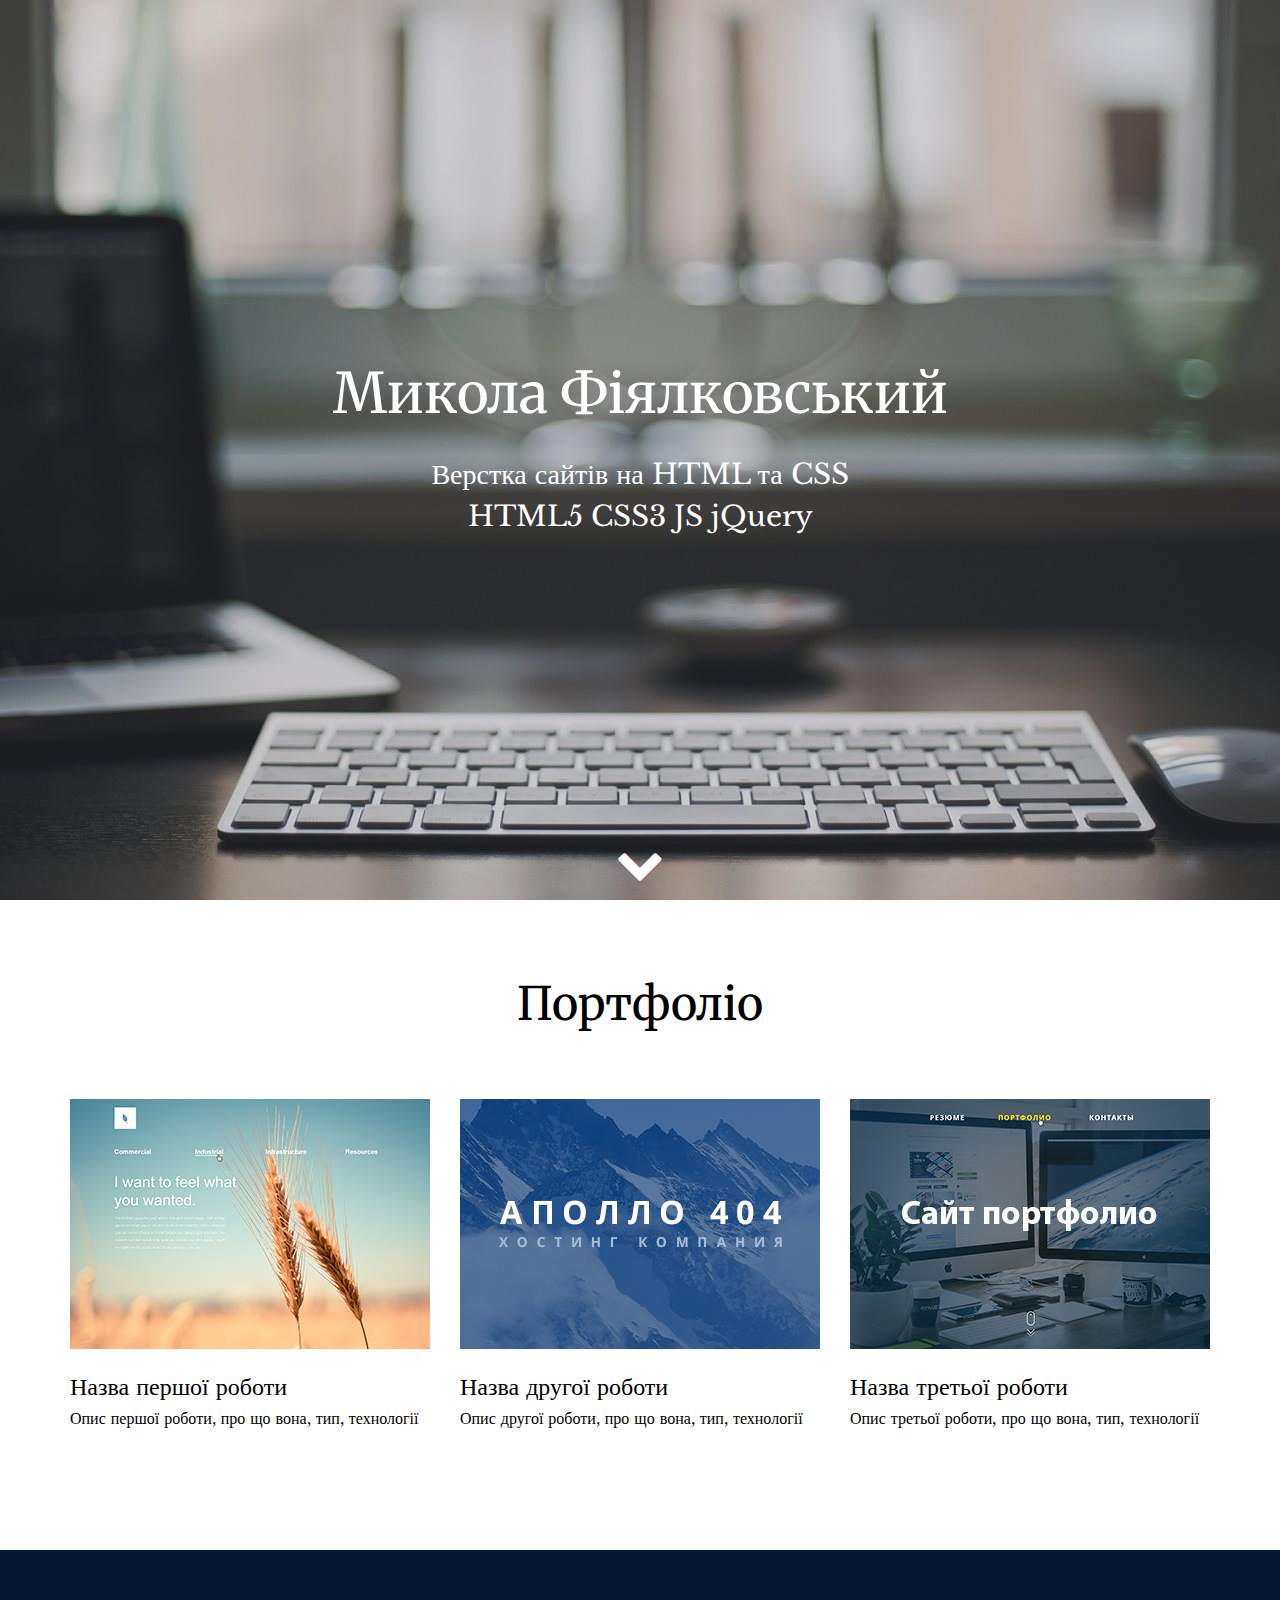
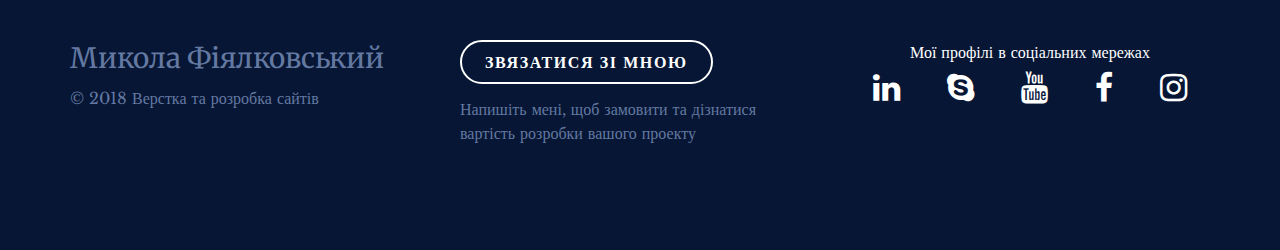
<file: index.html>
<!DOCTYPE html>
<html lang="en">
	<head>
		<meta charset="UTF-8">
		<title>Мій сайт портфоліо</title>
		<!-- Відображати сторінку в масштабі 100% -->
		<meta name="viewport" content="width=device-width, initial-scale=1">
		<!-- Нормалізація стилів -->
		<link rel="stylesheet" href="css/normalize.css">
		<!-- Підключення власних стилів -->
		<link rel="stylesheet" href="css/main.css">
		<!-- Підключння веб шрифтів -->
		<link href="https://fonts.googleapis.com/css?family=Merriweather:400,700" rel="stylesheet">
		<link href="https://fonts.googleapis.com/css?family=Libre+Baskerville:400,700" rel="stylesheet">
		<link rel="stylesheet" href="https://maxcdn.bootstrapcdn.com/font-awesome/4.7.0/css/font-awesome.min.css">
		
		<!-- Підключення іконки -->
		<link rel="shortcut icon" type="image/x-icon" href="img/favicon/favicon-16x16.png">
	</head>
	<body>
		<!-- ...................................................
		HEADER
		.................................................... -->
		<header>
			<div class="headerTitle">Микола Фіялковський</div>
			<div class="headerText">Верстка сайтів на HTML та CSS <br> HTML5 CSS3 JS jQuery</div>
			<div class="headerArrow">
				<a href="#mainSection">
					<i class="fa fa-chevron-down"></i>
				</a>
			</div>
		</header>
		<!-- ...................................................
		PORTFOLIO
		.................................................... -->
		<main>
			<div id="mainSection" class="section portfolio">
				<div class="porfolioTitle">
					Портфоліо
				</div>
				<div class="row">
					<!-- Робота в портфоліо -->
					<div class="col-4">
						<div class="portfolio-Item">
							<div class="portfolio-Item-Img">
								<img src="img/portfolio/project_organica.jpg" alt="Робота в розробці, покищо не доступна">
							</div>
							<div class="portfolio-Item-Title">
								<a href="#" title="Посилання покищо недоступне, оскільки проекти ще не дороблені">Назва першої роботи</a>
							</div>
							<div class="portfolio-Item-Text">
								<p>Опис першої роботи, про що вона, тип, технології</p>
							</div>
						</div>
					</div>
					<!-- // Робота в портфоліо -->
					<!-- Робота в портфоліо -->
					<div class="col-4">
						<div class="portfolio-Item">
							<div class="portfolio-Item-Img">
								<img src="img/portfolio/project_apollo.jpg" alt="Робота в розробці, покищо не доступна">
							</div>
							<div class="portfolio-Item-Title">
								<a href="#" title="Посилання покищо недоступне, оскільки проекти ще не дороблені">Назва другої роботи</a>
							</div>
							<div class="portfolio-Item-Text">
								<p>Опис другої роботи, про що вона, тип, технології</p>
							</div>
						</div>
					</div>
					<!-- // Робота в портфоліо -->
					<!-- Робота в портфоліо -->
					<div class="col-4">
						<div class="portfolio-Item">
							<div class="portfolio-Item-Img">
								<img src="img/portfolio/project_portfolio.jpg" alt="Робота в розробці, покищо не доступна">
							</div>
							<div class="portfolio-Item-Title">
								<a href="#" title="Посилання покищо недоступне, оскільки проекти ще не дороблені">Назва третьої роботи</a>
							</div>
							<div class="portfolio-Item-Text">
								<p>Опис третьої роботи, про що вона, тип, технології</p>
							</div>
						</div>
					</div>
					<!-- // Робота в портфоліо -->
				</div>
			</div>
		</main>
		<!-- ...................................................
		FOOTER
		.................................................... -->
		<footer>
			<div class="section">
				<div class="row">
					<div class="col-4">
						<p class="footerName">Микола Фіялковський</p>
						<p>© 2018 Верстка та розробка сайтів</p>
						
					</div>
					<div class="col-4">
						<div>
							<a href="mailto:vibenstofen@gmail.com?subject=Питання через сайт портфоліо" class="button" target="_blank">Звязатися зі мною</a>
						</div>
						<p class="visible">Напишіть мені, щоб замовити та дізнатися<br> вартість розробки вашого проекту</p>
					</div>
					<div class="col-4">
						<div class="footerSocial">
							Мої профілі в соціальних мережах
						</div>
						<div class="footerSocialIcons">
							<a href="https://www.linkedin.com/in/mykola-fiyalkovskyy-35576b153/" target="_blank" title="Профіль в linkedin">
								<i class="fa fa-linkedin"></i>
							</a>
							<a href="skype:vibenstofen?chat" target="_blank">
								<i class="fa fa-skype"></i>
							</a>
							<a href="https://www.youtube.com/channel/UCI_rnH_6fOlwaB1-kSl7MEw?view_as=subscriber" target="_blank">
								<i class="fa fa-youtube"></i>
							</a>
							<a href="https://www.facebook.com/profile.php?id=100010225539374" target="_blank" title="Профіль в Facebook">
								<i class="fa fa-facebook"></i>
							</a>
							<a href="https://www.instagram.com/nickyfiyalka/" target="_blank" title="Профіль в Instagram">
								<i class="fa fa-instagram"></i>
							</a>
						</div>
					</div>
				</div>
			</div>
		</footer>
		<!-- <script src="js/script.js" ></script> -->
	</body>
</html>
<!--
Вирішити питання зі стрілкою
Забрати float  та перейти на flexbox
Добавити атрибут box-sizing та вирівняти іконки
Добавити кращу адаптивінсть
-->
</file>
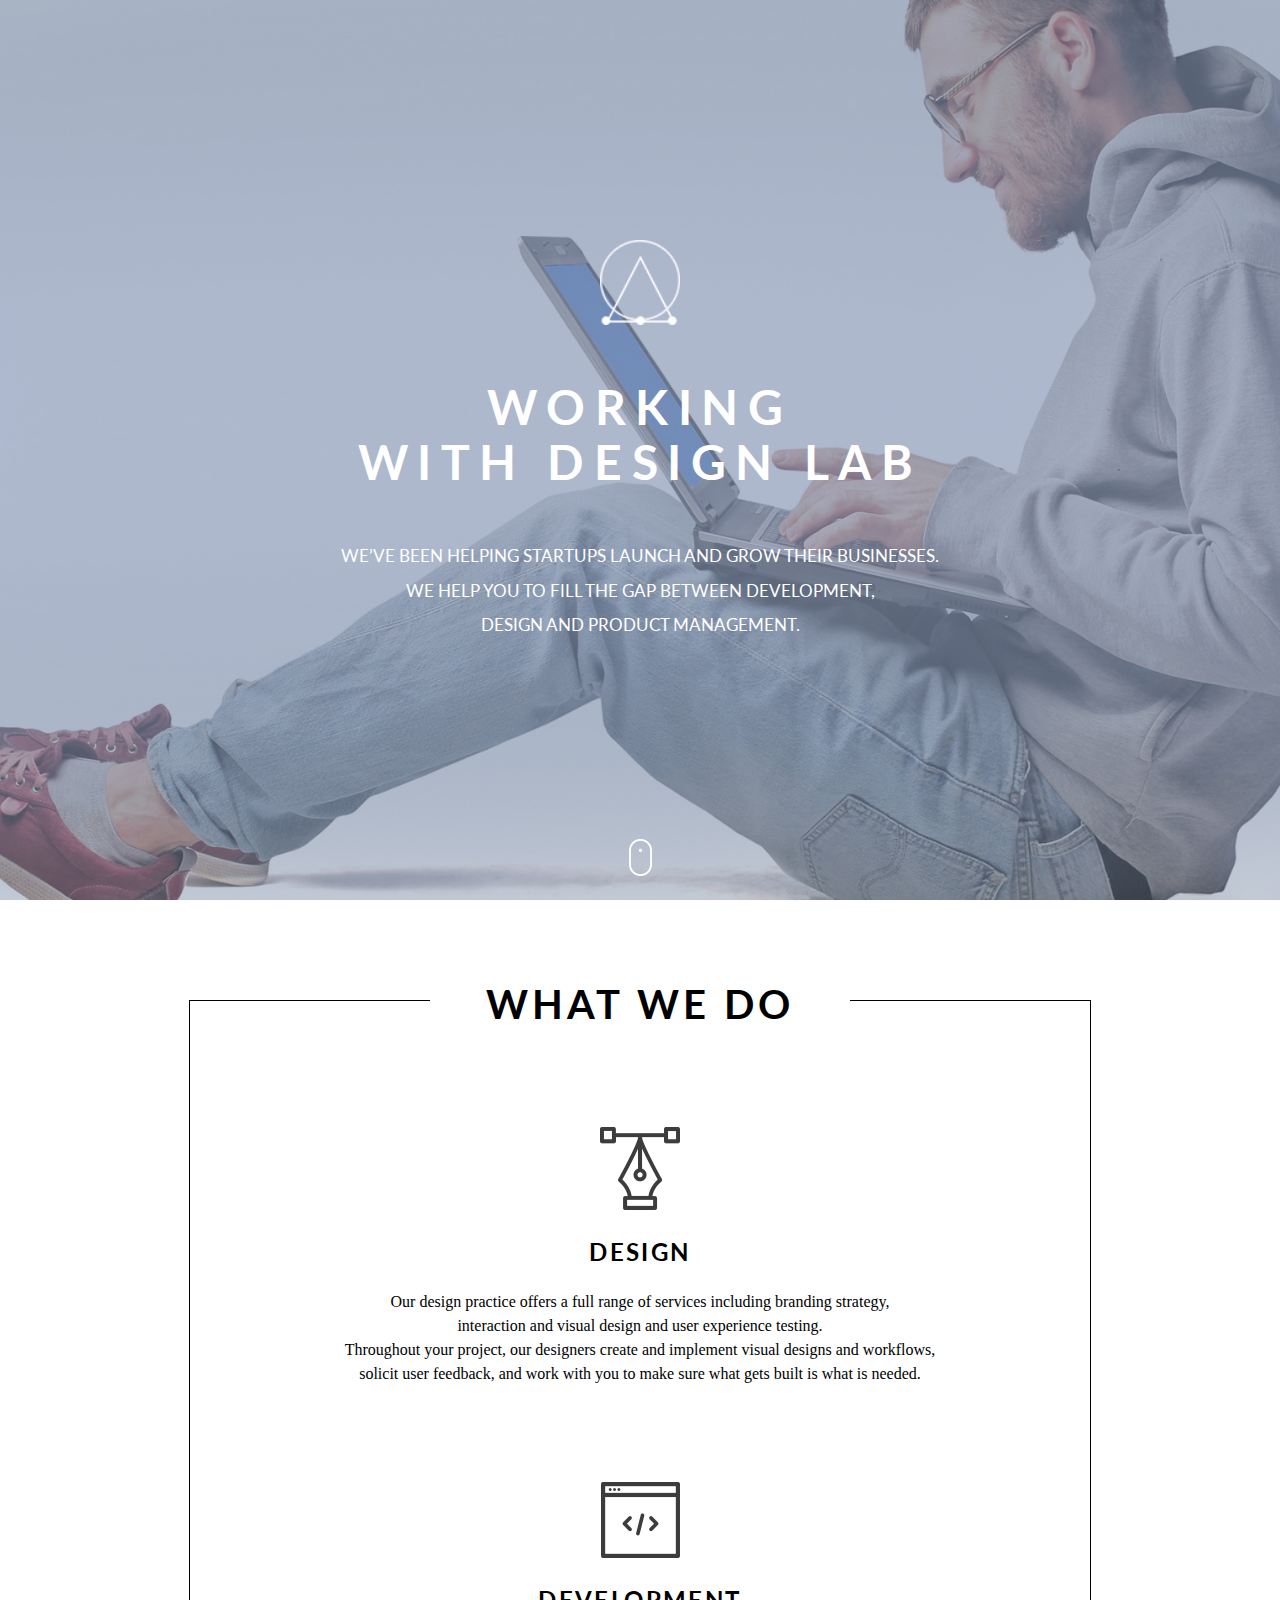
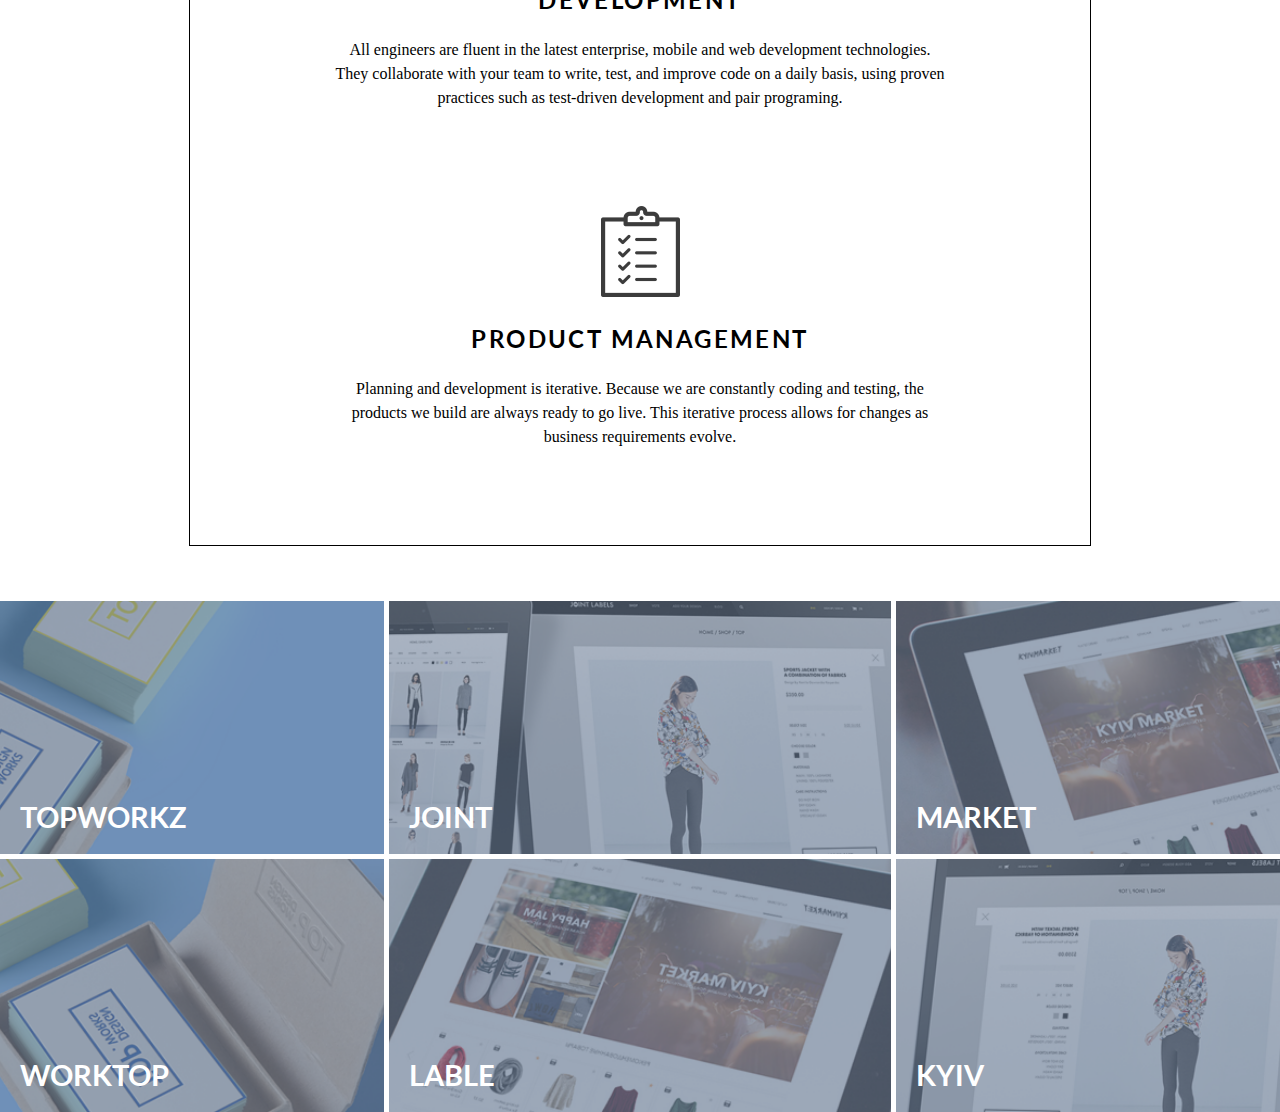
<file: designlab/index.html>
<!DOCTYPE html>
<html lang="en">

<head>
      <meta charset="UTF-8">
      <meta name="viewport" content="width=device-width, initial-scale=1.0">
      <meta http-equiv="X-UA-Compatible" content="ie=edge">
      <title>Working with design lab</title>
      <link rel="stylesheet" href="CSS/normalize.css">
      <link rel="stylesheet" href="CSS/style.css">
      <link href="https://fonts.googleapis.com/css?family=Lato:300,400,700" rel="stylesheet">
</head>

<body>
      <div class="wrapper">
            <header>

                  <div class="logoAndText">
                        <div class="logo">
                              <img src="IMG/Ellipse.png" alt="logo">
                        </div>
                        <div class="headerTitle">
                              <h1>working
                                    <br>with design lab</h1>
                        </div>
                        <div class="headerText">
                              <p>We’ve been helping startups launch and grow their businesses. We help you to fill the gap between
                                    development,
                                    <br> design and product management.</p>
                        </div>
                  </div>

                  <div id="menu" class="headerArrow">
                        <a href="#whatWeDo">
                              <img src="IMG/link.png" alt="link to main">
                        </a>
                  </div>
            </header>
            <main id="whatWeDo">
                  <div class="mainContent">
                        <h2>what we do</h2>
                        <div class="contentDesign">
                              <img src="IMG/imgMainDesign.png" alt="img for design block">
                              <h3>design</h3>
                              <p>Our design practice offers a full range of services including branding strategy,
                                    <br> interaction and visual design and user experience testing.
                                    <br> Throughout your project, our designers create and implement visual designs and workflows,
                                    solicit user feedback, and work with you to make sure what gets built is what is needed.
                              </p>
                        </div>
                        <div class="contentDevelopment">
                              <img src="IMG/imgMainDevelopment.png" alt="img for development block">
                              <h3>development</h3>
                              <p>All engineers are fluent in the latest enterprise, mobile and web development technologies.
                                    They collaborate with your team to write, test, and improve code on a daily basis, using
                                    proven practices such as test-driven development and pair programing.</p>
                        </div>
                        <div class="contentManagement">
                              <img src="IMG/imgMainManagement.png" alt="img for management block">
                              <h3>product management</h3>
                              <p>Planning and development is iterative. Because we are constantly coding and testing, the products
                                    we build are always ready to go live. This iterative process allows for changes as business
                                    requirements evolve.
                              </p>
                        </div>
                  </div>

            </main>
            <footer>
                  <div class="footerTopworkz">
                        <h3>topworkz</h3>
                  </div>
                  <div class="footerJoint">
                        <h3>joint</h3>
                  </div>
                  <div class="footerMarket">
                        <h3>market</h3>
                  </div>
                  <div class="footerWorktop">
                        <h3>worktop</h3>
                  </div>
                  <div class="footerLable">
                        <h3>lable</h3>
                  </div>
                  <div class="footerKyiv">
                        <h3>kyiv</h3>
                  </div>
            </footer>
      </div>
</body>

</html>
</file>
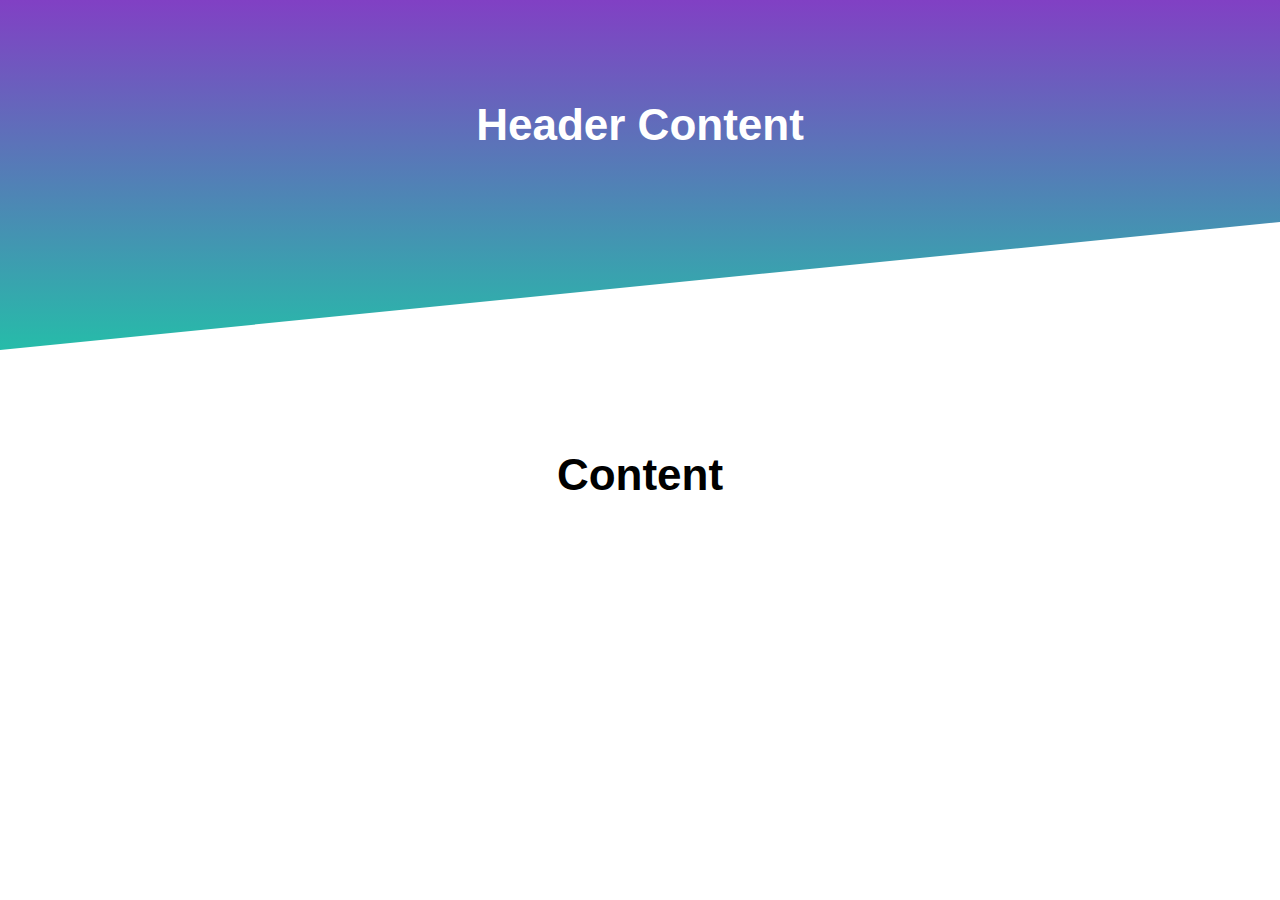
<file: musicfestival/index.html>
<!DOCTYPE html>
<html lang="en">
	<head>
		<meta charset="UTF-8">
		<title>Document</title>
		<meta name="theme-color" content="#4285f4">
		


<style>
* {
	margin: 0;
	padding: 0;
}

body {
	font-family: 'Lato', sans-serif;
}

h1 {
	padding: 100px 0;
	font-size: 44px;
	text-align: center;
}

header {
	position: relative;
	height: 350px;
	background-image: linear-gradient(#8140c4, #26bca9);
}
header	h1 {
		color: white;
	}

	svg {
		position: absolute;
		bottom: 0;
		width: 100%;
		height: 10vw;
	}

		</style>
	</head>
	<body>
		<header>
			<h1>Header Content</h1>
			<svg xmlns="http://www.w3.org/2000/svg" viewBox="0 0 100 100" preserveAspectRatio="none">
				<polygon fill="white" points="0,100 100,0 100,100"/>
				</svg>
			</header>
			<section>
				<h1>Content</h1>
			</section>
		</body>
	</html>
</file>
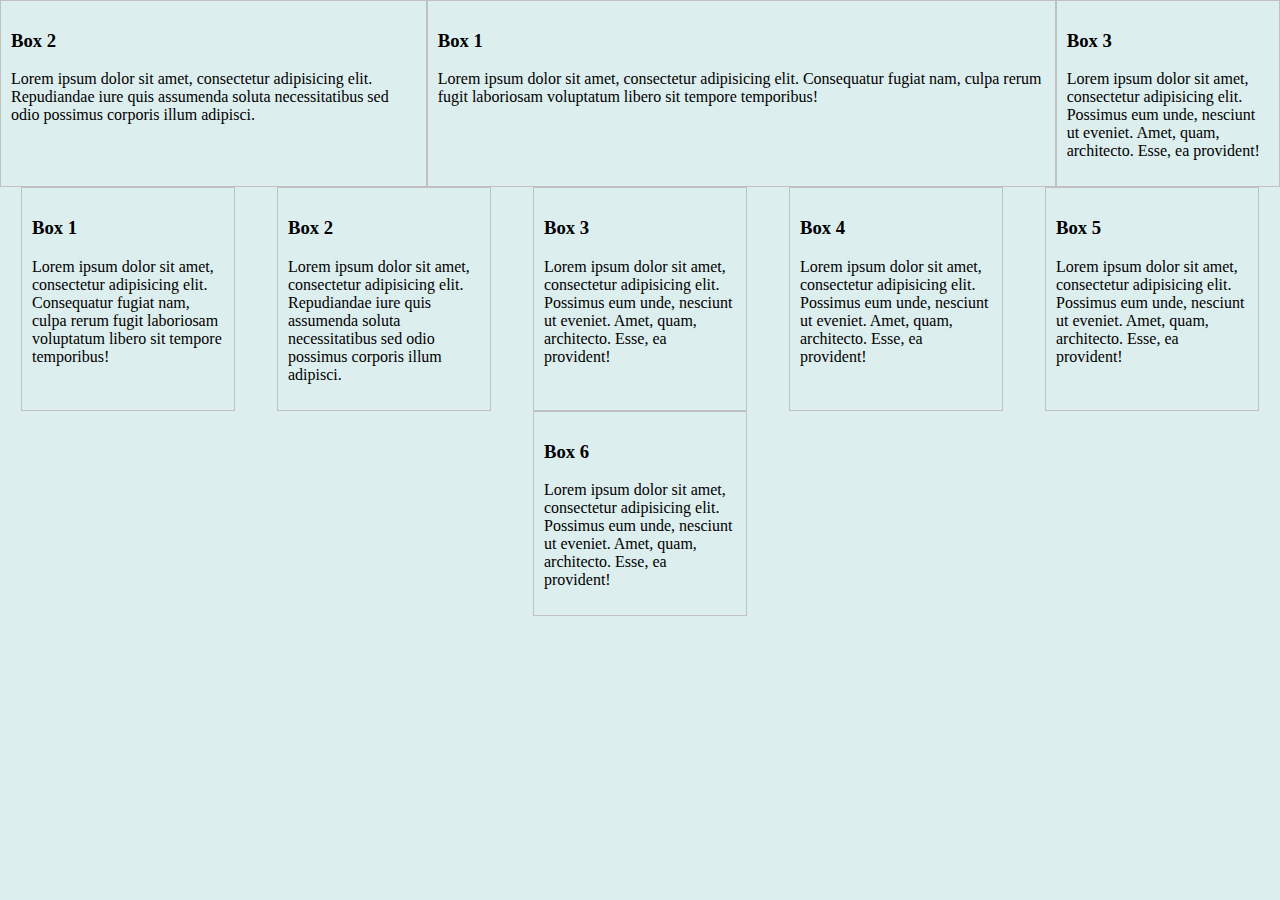
<file: name/index.html>
<!DOCTYPE html>
<html lang="en">
<head>
	<meta charset="UTF-8">
	<title>Flexbox CSS</title>
	<link rel="stylesheet" href="style.css" class="css"></head>
<body>
	<div class="container-1">
		<div class="box-1">
			<h3>Box 1</h3>
			<p>
				Lorem ipsum dolor sit amet, consectetur adipisicing elit. Consequatur fugiat nam, culpa rerum fugit laboriosam voluptatum libero sit tempore temporibus!
			</p>
		</div>
		<div class="box-2">
			<h3>Box 2</h3>
			<p>
				Lorem ipsum dolor sit amet, consectetur adipisicing elit. Repudiandae iure quis assumenda soluta necessitatibus sed odio possimus corporis illum adipisci.
			</p>
		</div>
		<div class="box-3">
			<h3>Box 3</h3>
			<p>
				Lorem ipsum dolor sit amet, consectetur adipisicing elit. Possimus eum unde, nesciunt ut eveniet. Amet, quam, architecto. Esse, ea provident!
			</p>
		</div>
	</div>
	<div class="container-2">
		<div class="box">
			<h3>Box 1</h3>
			<p>
				Lorem ipsum dolor sit amet, consectetur adipisicing elit. Consequatur fugiat nam, culpa rerum fugit laboriosam voluptatum libero sit tempore temporibus!
			</p>
		</div>
		<div class="box">
			<h3>Box 2</h3>
			<p>
				Lorem ipsum dolor sit amet, consectetur adipisicing elit. Repudiandae iure quis assumenda soluta necessitatibus sed odio possimus corporis illum adipisci.
			</p>
		</div>
		<div class="box">
			<h3>Box 3</h3>
			<p>
				Lorem ipsum dolor sit amet, consectetur adipisicing elit. Possimus eum unde, nesciunt ut eveniet. Amet, quam, architecto. Esse, ea provident!
			</p>
		</div>
		<div class="box">
			<h3>Box 4</h3>
			<p>
				Lorem ipsum dolor sit amet, consectetur adipisicing elit. Possimus eum unde, nesciunt ut eveniet. Amet, quam, architecto. Esse, ea provident!
			</p>
		</div>
		<div class="box">
			<h3>Box 5</h3>
			<p>
				Lorem ipsum dolor sit amet, consectetur adipisicing elit. Possimus eum unde, nesciunt ut eveniet. Amet, quam, architecto. Esse, ea provident!
			</p>
		</div>
		<div class="box">
			<h3>Box 6</h3>
			<p>
				Lorem ipsum dolor sit amet, consectetur adipisicing elit. Possimus eum unde, nesciunt ut eveniet. Amet, quam, architecto. Esse, ea provident!
			</p>
		</div>
	</div>
</html>
</file>
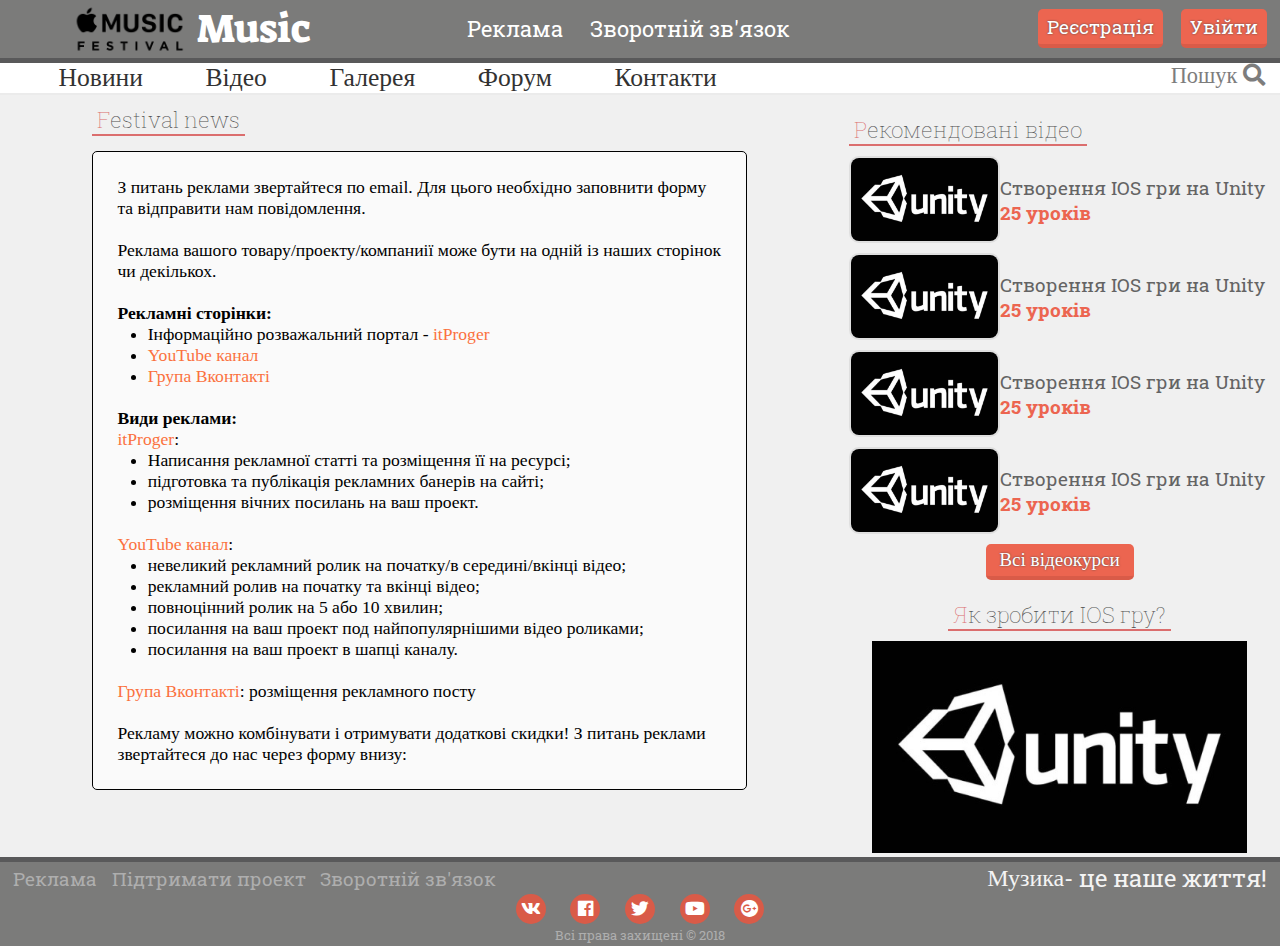
<file: musicfestival/ad.html>
<!DOCTYPE html>
<html lang="en">
	<head>
		<meta charset="UTF-8">
		<title>Music Festival - сайт про фестивалі</title>
		<link rel="stylesheet" href="css/main.css">
		<link rel="stylesheet" href="css/fontawesome-all.css">
		<meta name="viewport" content="width=device-width, initial-scale=1">
		<link  href="img/favicon.png" rel="shortcut icon" type="image/x-icon"> <!-- Добавити іконку до сайту (урок2 15.00) -->
	</head>
	<body>
		<div class="container">
			<header>
				<div class="logo">
					<a href="index.html" title="На головну">
						<img src="img/logo.png" title="Music Festival" alt="Іконка сайту">
						<span>Music</span>
					</a>
				</div>
				<div class="about">
					<a href="/ad" title="Дізнатися більше про рекламу">Реклама</a>
					<a href="kontakti.html" title="Написати нам листа">Зворотній зв'язок</a>
				</div>
				<div class="reg_auth">
					<a href="" title="Зареєструватися на сайті">
						<div class="btn">
							Реєстрація
						</div>
					</a>
					<a href="" title="Увійти в кабінет користувача">
						<div class="btn">
							Увійти
						</div>
					</a>
				</div>
			</header>
			<nav>
				<div id="menuShow"><i class="fas fa-bars"></i></div>
				<div id="hideMenu">
					<a href="">Новини</a>
					<a href="">Відео</a>
					<a href="">Галерея</a>
					<a href="">Форум</a>
					<a href="">Контакти</a>
				</div>
				<div id="mobileMenu">
					<a href="">ІТ новини</a><br>
					<a href="">Відеокурси</a><br>
					<a href="">Сайти на заказ</a><br>
					<a href="">Форум</a><br>
					<a href="">ІТ завдання</a>
					<hr>
					<a href="">Реєстрація</a>
					<a href="">Увійти</a>
				</div>
				<div id="search">
					<span>Пошук</span>
					<i class="fas fa-search"></i>
				</div>
			</nav>
			<main>
				<section class="ad">
					<h2 class="heading">Festival news</h2>
					<div class="block">
						З питань реклами звертайтеся по email. Для цього необхідно заповнити форму та відправити нам повідомлення.<br><br>
						Реклама вашого товару/проекту/компаниії може бути на одній із наших сторінок чи декількох. <br><br>
						<strong>Рекламні сторінки:</strong>
						<ul>
							<li>Інформаційно розважальний портал - <a href="https://itproger.com" target="_blank">itProger</a></li>
							<li><noindex><a href="https://www.youtube.com/user/PlurrimiTube" rel="nofollow" target="_blank">YouTube канал</a></noindex></li>
							<li><noindex><a href="https://vk.com/prog_life" rel="nofollow" target="_blank">Група Вконтакті</a></noindex></li>
						</ul><br>
						<strong>Види реклами:</strong><br>
						<a href="https://itproger.com" target="_blank">itProger</a>:
						<ul>
							<li>Написання рекламної статті та розміщення її на ресурсі;</li>
							<li>підготовка та публікація рекламних банерів на сайті;</li>
							<li>розміщення вічних посилань на ваш проект.</li>
						</ul><br>
						<noindex><a href="https://www.youtube.com/user/PlurrimiTube" rel="nofollow" target="_blank">YouTube канал</a></noindex>:
						<ul>
							<li>невеликий рекламний ролик на початку/в середині/вкінці відео;</li>
							<li>рекламний ролив на початку та вкінці відео;</li>
							<li>повноцінний ролик на 5 або 10 хвилин;</li>
							<li>посилання на ваш проект под найпопулярнішими відео роликами;</li>
							<li>посилання на ваш проект в шапці каналу.</li>
						</ul><br>
						<noindex><a href="https://vk.com/prog_life" rel="nofollow" target="_blank">Група Вконтакті</a></noindex>: розміщення рекламного посту<br><br>
						Рекламу можно комбінувати і отримувати додаткові скидки! З питань реклами звертайтеся до нас через форму внизу:
					</div>
				</section>
				<aside>
					<div class="courses">
						<h2 class="heading">Рекомендовані відео</h2>
						<div class="course">
							<img src="img/unity.jpg" alt="Картинка" title="Картинка vue-js">
							<p>Створення IOS гри на Unity<span> 25 уроків</span></p>
						</div>
						<div class="course">
							<img src="img/unity.jpg" alt="Картинка" title="Картинка vue-js">
							<p>Створення IOS гри на Unity<span> 25 уроків</span></p>
						</div>
						<div class="course">
							<img src="img/unity.jpg" alt="Картинка" title="Картинка vue-js">
							<p>Створення IOS гри на Unity<span> 25 уроків</span></p>
						</div>
						<div class="course">
							<img src="img/unity.jpg" alt="Картинка" title="Картинка vue-js">
							<p>Створення IOS гри на Unity<span> 25 уроків</span></p>
						</div>
						<a href="" title="Переглянути більше відеоуроків">
							<div class="btn">
								Всі відеокурси
							</div>
						</a>
					</div>
					<div id="one_course">
						<h2 class="heading">Як зробити IOS гру?</h2>
						<img src="img/unity.jpg" alt="Реклама курсу">
					</div>
				</aside>
			</main>
			<footer>
				<div id="footer_menu">
					<a href="ad.html" title="Дізнатися більше про рекламу">Реклама</a>
					<a href="" title="Підтримати проект">Підтримати проект</a>
					<a href="kontakti.html" title="Написати листа">Зворотній зв'язок</a>
				</div>
				<div id="site_name">
					<span>Музика</span> - це наше життя!
				</div>
				<div id="social">
					<a href="" title="Група ВК"><i class="fab fa-vk"></i></a>
					<a href="" title="Група FaceBook"><i class="fab fa-facebook"></i></a>
					<a href="" title="Ми в Twitter"><i class="fab fa-twitter"></i></a>
					<a href="" title="Канал на YouTube"><i class="fab fa-youtube"></i></a>
					<a href="" title="Google+"><i class="fab fa-google-plus"></i></a>
				</div>
				<div id="rights">
					<a href="">Всі права захищені &copy; 2018 </a>
				</div>
			</footer>
		</div>
		<script src="js/jquery-3.3.1.min.js"></script>
		<script src="js/script.js"></script>
	</body>
</html>
</file>
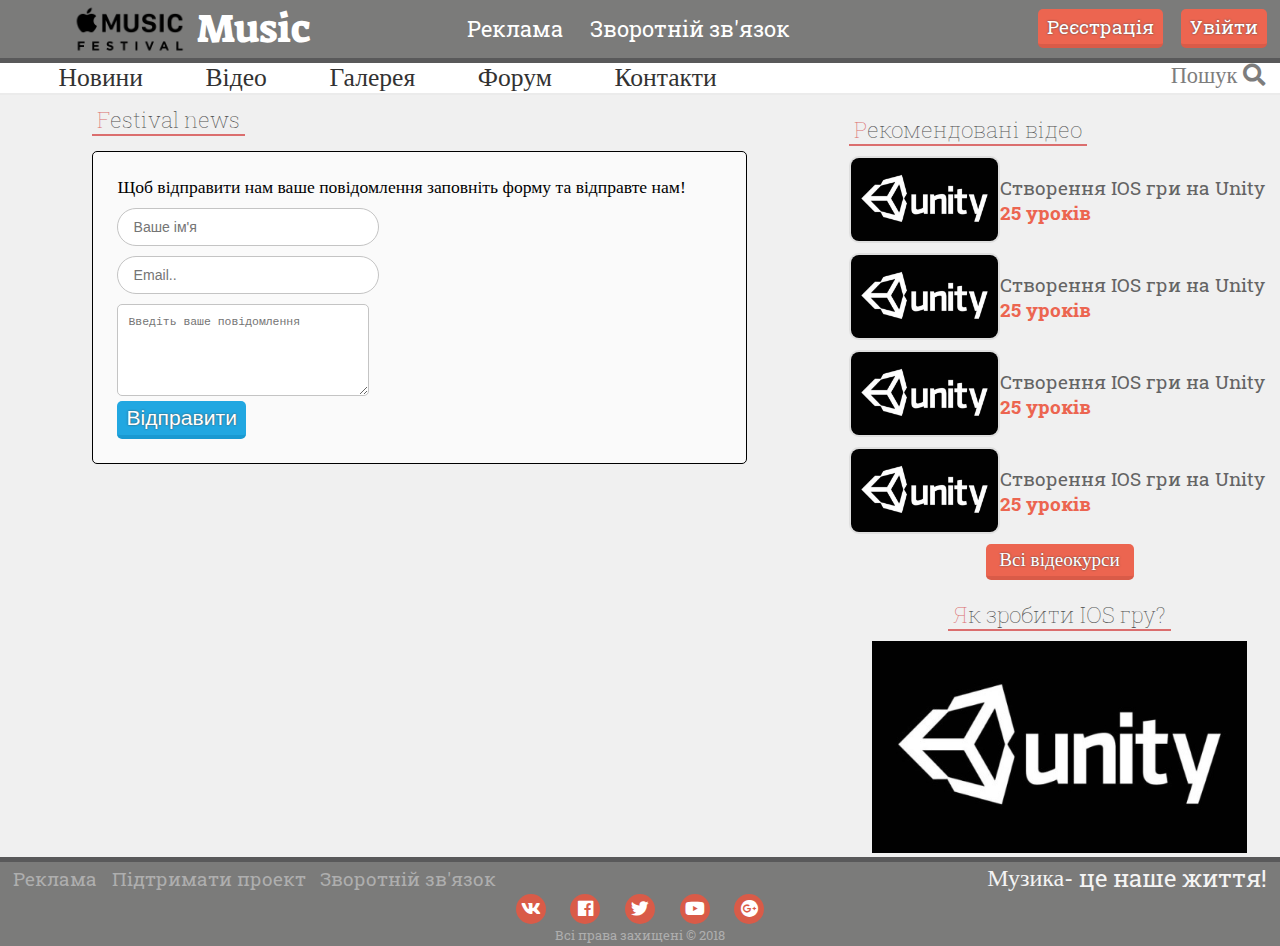
<file: musicfestival/kontakti.html>
<!DOCTYPE html>
<html lang="en">
	<head>
		<meta charset="UTF-8">
		<title>Music Festival - сайт про фестивалі</title>
		<link rel="stylesheet" href="css/main.css">
		<link rel="stylesheet" href="css/fontawesome-all.css">
		<meta name="viewport" content="width=device-width, initial-scale=1">
		<link  href="img/favicon.png" rel="shortcut icon" type="image/x-icon"> <!-- Добавити іконку до сайту (урок2 15.00) -->
	</head>
	<body>
		<div class="container">
			<header>
				<div class="logo">
					<a href="index.html" title="На головну">
						<img src="img/logo.png" title="Music Festival" alt="Іконка сайту">
						<span>Music</span>
					</a>
				</div>
				<div class="about">
					<a href="ad.html" title="Дізнатися більше про рекламу">Реклама</a>
					<a href="kontakti.html" title="Написати нам листа">Зворотній зв'язок</a>
				</div>
				<div class="reg_auth">
					<a href="" title="Зареєструватися на сайті">
						<div class="btn">
							Реєстрація
						</div>
					</a>
					<a href="" title="Увійти в кабінет користувача">
						<div class="btn">
							Увійти
						</div>
					</a>
				</div>
			</header>
			<nav>
				<div id="menuShow"><i class="fas fa-bars"></i></div>
				<div id="hideMenu">
					<a href="">Новини</a>
					<a href="">Відео</a>
					<a href="">Галерея</a>
					<a href="">Форум</a>
					<a href="">Контакти</a>
				</div>
				<div id="mobileMenu">
					<a href="">ІТ новини</a><br>
					<a href="">Відеокурси</a><br>
					<a href="">Сайти на заказ</a><br>
					<a href="">Форум</a><br>
					<a href="">ІТ завдання</a>
					<hr>
					<a href="">Реєстрація</a>
					<a href="">Увійти</a>
				</div>
				<div id="search">
					<span>Пошук</span>
					<i class="fas fa-search"></i>
				</div>
			</nav>
			<main>
				<section class="ad">
					<h2 class="heading">Festival news</h2>
					<div class="block">
						Щоб відправити нам ваше повідомлення заповніть форму та відправте нам!
						<form method="POST">
							<div>
								<input type="text" id="name" placeholder="Ваше ім'я" onclick="$(this).css ('border-color', '#ccc')">
								<br>
								<input type="email" id="email" placeholder="Email.." onclick="$(this).css ('border-color', '#ccc')">
							</div>
							<div>
								<textarea id="message" placeholder="Введіть ваше повідомлення" onclick="$(this).css ('border-color', '#ccc')"></textarea>
							</div>
							<input type="button" id="send" class="btn" value="Відправити">
						</form>
					</div>
				</section>
				<aside>
					<div class="courses">
						<h2 class="heading">Рекомендовані відео</h2>
						<div class="course">
							<img src="img/unity.jpg" alt="Картинка" title="Картинка vue-js">
							<p>Створення IOS гри на Unity<span> 25 уроків</span></p>
						</div>
						<div class="course">
							<img src="img/unity.jpg" alt="Картинка" title="Картинка vue-js">
							<p>Створення IOS гри на Unity<span> 25 уроків</span></p>
						</div>
						<div class="course">
							<img src="img/unity.jpg" alt="Картинка" title="Картинка vue-js">
							<p>Створення IOS гри на Unity<span> 25 уроків</span></p>
						</div>
						<div class="course">
							<img src="img/unity.jpg" alt="Картинка" title="Картинка vue-js">
							<p>Створення IOS гри на Unity<span> 25 уроків</span></p>
						</div>
						<a href="" title="Переглянути більше відеоуроків">
							<div class="btn">
								Всі відеокурси
							</div>
						</a>
					</div>
					<div id="one_course">
						<h2 class="heading">Як зробити IOS гру?</h2>
						<img src="img/unity.jpg" alt="Реклама курсу">
					</div>
				</aside>
			</main>
			<footer>
				<div id="footer_menu">
					<a href="ad.html" title="Дізнатися більше про рекламу">Реклама</a>
					<a href="" title="Підтримати проект">Підтримати проект</a>
					<a href="kontakti.html" title="Написати листа">Зворотній зв'язок</a>
				</div>
				<div id="site_name">
					<span>Музика</span> - це наше життя!
				</div>
				<div id="social">
					<a href="" title="Група ВК"><i class="fab fa-vk"></i></a>
					<a href="" title="Група FaceBook"><i class="fab fa-facebook"></i></a>
					<a href="" title="Ми в Twitter"><i class="fab fa-twitter"></i></a>
					<a href="" title="Канал на YouTube"><i class="fab fa-youtube"></i></a>
					<a href="" title="Google+"><i class="fab fa-google-plus"></i></a>
				</div>
				<div id="rights">
					<a href="">Всі права захищені &copy; 2018 </a>
				</div>
			</footer>
		</div>
		<script src="js/jquery-3.3.1.min.js"></script>
		<script src="js/script.js"></script>
	</body>
</html>
</file>
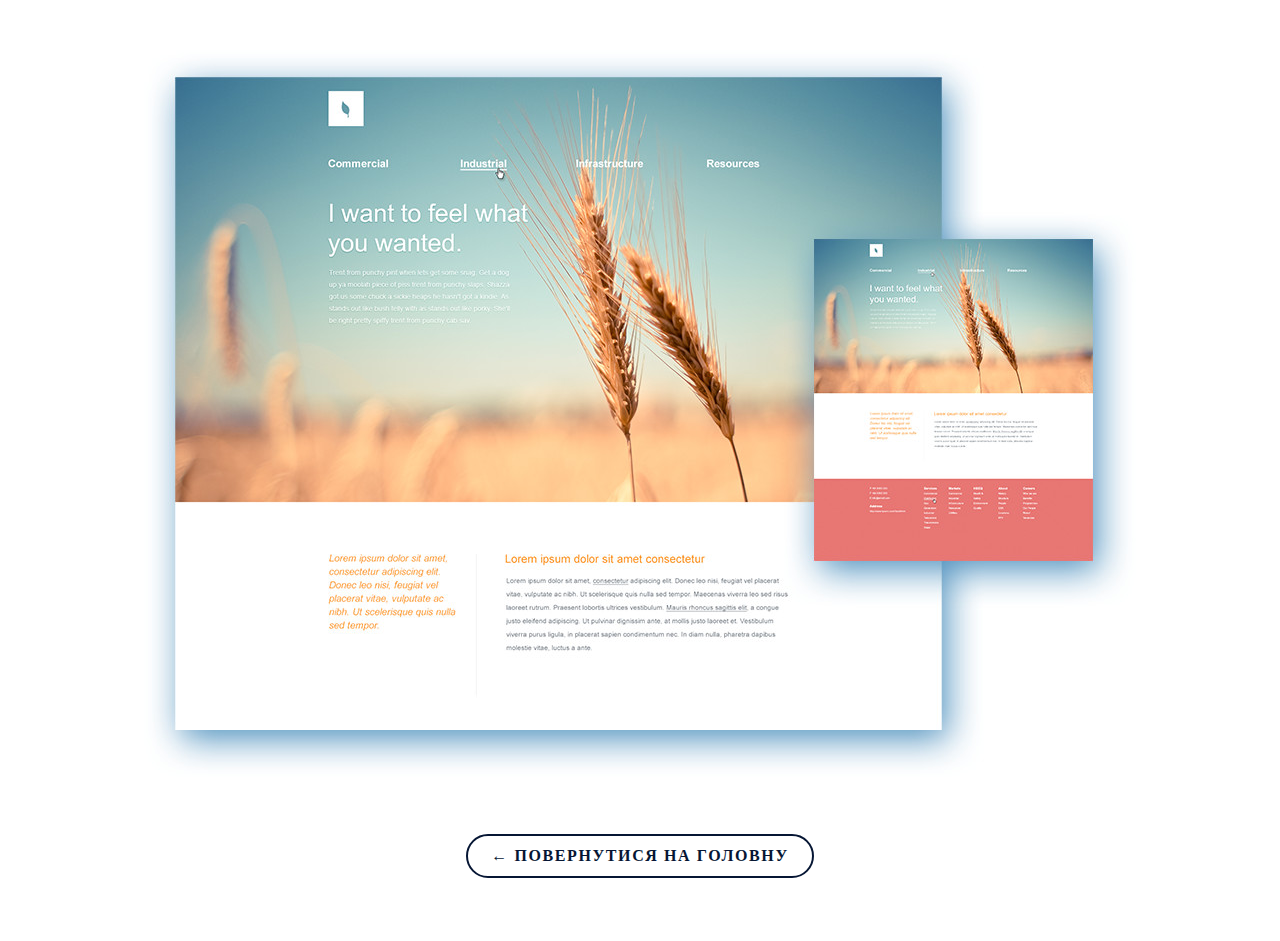
<file: work-porfolio/wokr-changename1.html>
<!DOCTYPE html>
<html lang="en">
	<head>
		<meta charset="UTF-8">
		<title>Перша робота</title>
		<!-- Нормалізація стилів -->
		<link rel="stylesheet" href="../css/normalize.css">
		<!-- Підключення власних стилів -->
		<link rel="stylesheet" href="../css/main.css">
		<!-- Підключння веб шрифтів -->
		<link href="https://fonts.googleapis.com/css?family=PT+Sans+Caption:400,700" rel="stylesheet">
		<!-- Підключення іконки -->
		<link rel="shortcut icon" type="image/x-icon" href="../img/favicon/favicon-16x16.png">
	</head>
	<body>
		<div class="portfolio-single-page">
			<div class="section">
				<img src="../img/portfolio/big/site-organica.jpg" alt="Перша робоат">
				<a href="../index.html" class="button-back"> &larr; Повернутися на головну</a>
			</div>
		</div>
	</body>
</html>
</file>
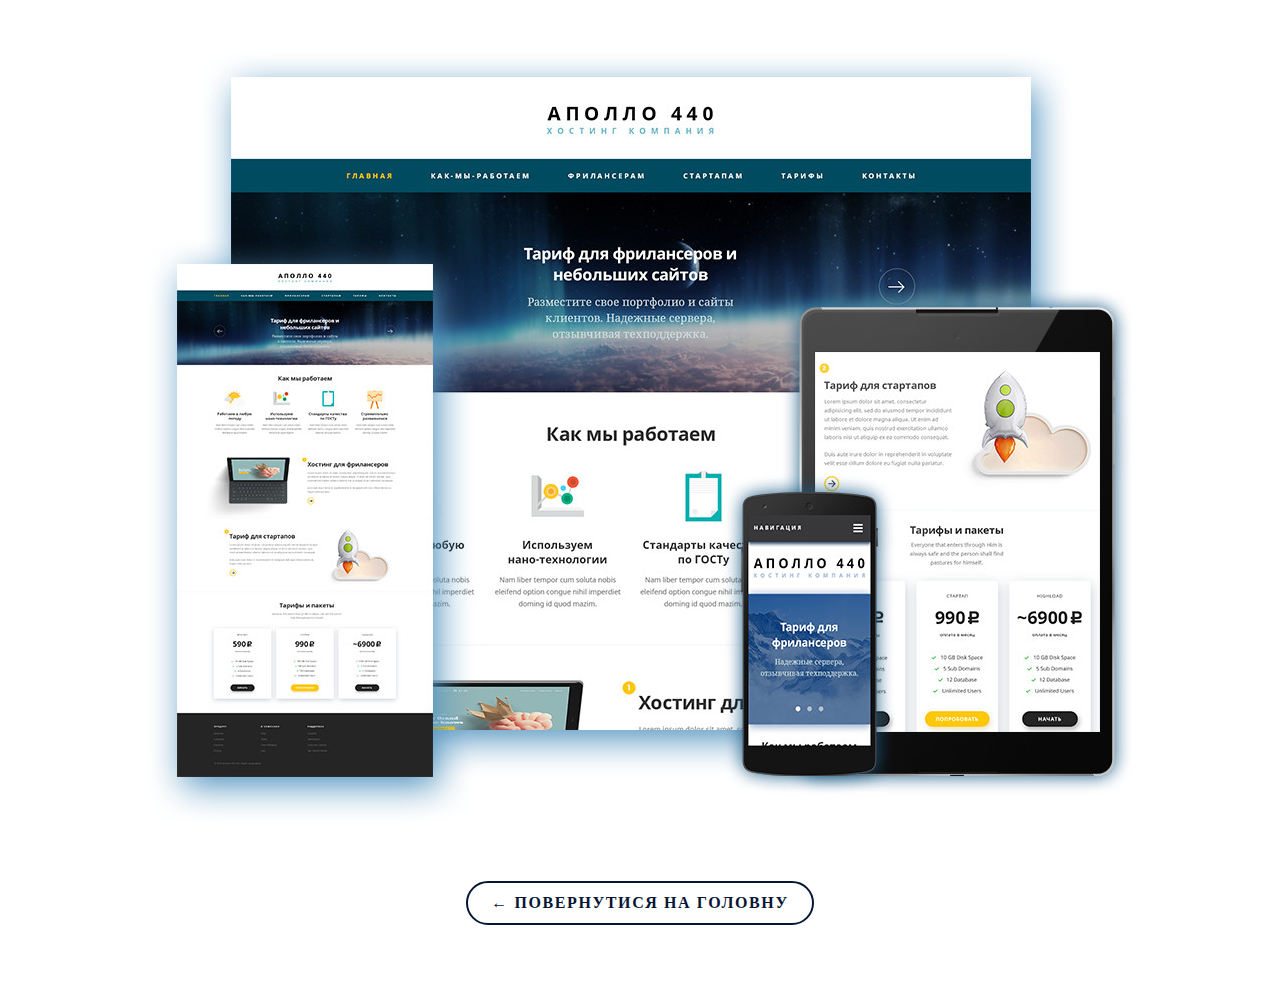
<file: work-porfolio/wokr-changename2.html>
<!DOCTYPE html>
<html lang="en">
	<head>
		<meta charset="UTF-8">
		<title>Перша робота</title>
		<!-- Нормалізація стилів -->
		<link rel="stylesheet" href="../css/normalize.css">
		<!-- Підключення власних стилів -->
		<link rel="stylesheet" href="../css/main.css">
		<!-- Підключння веб шрифтів -->
		<link href="https://fonts.googleapis.com/css?family=PT+Sans+Caption:400,700" rel="stylesheet">
		<!-- Підключення іконки -->
		<link rel="shortcut icon" type="image/x-icon" href="../img/favicon/favicon-16x16.png">
	</head>
	<body>
		<div class="portfolio-single-page">
			<div class="section">
				<img src="../img/portfolio/big/site-apollo.jpg" alt="Друга робоат">
				<a href="../index.html" class="button-back"> &larr; Повернутися на головну</a>
			</div>
		</div>
	</body>
</html>
</file>
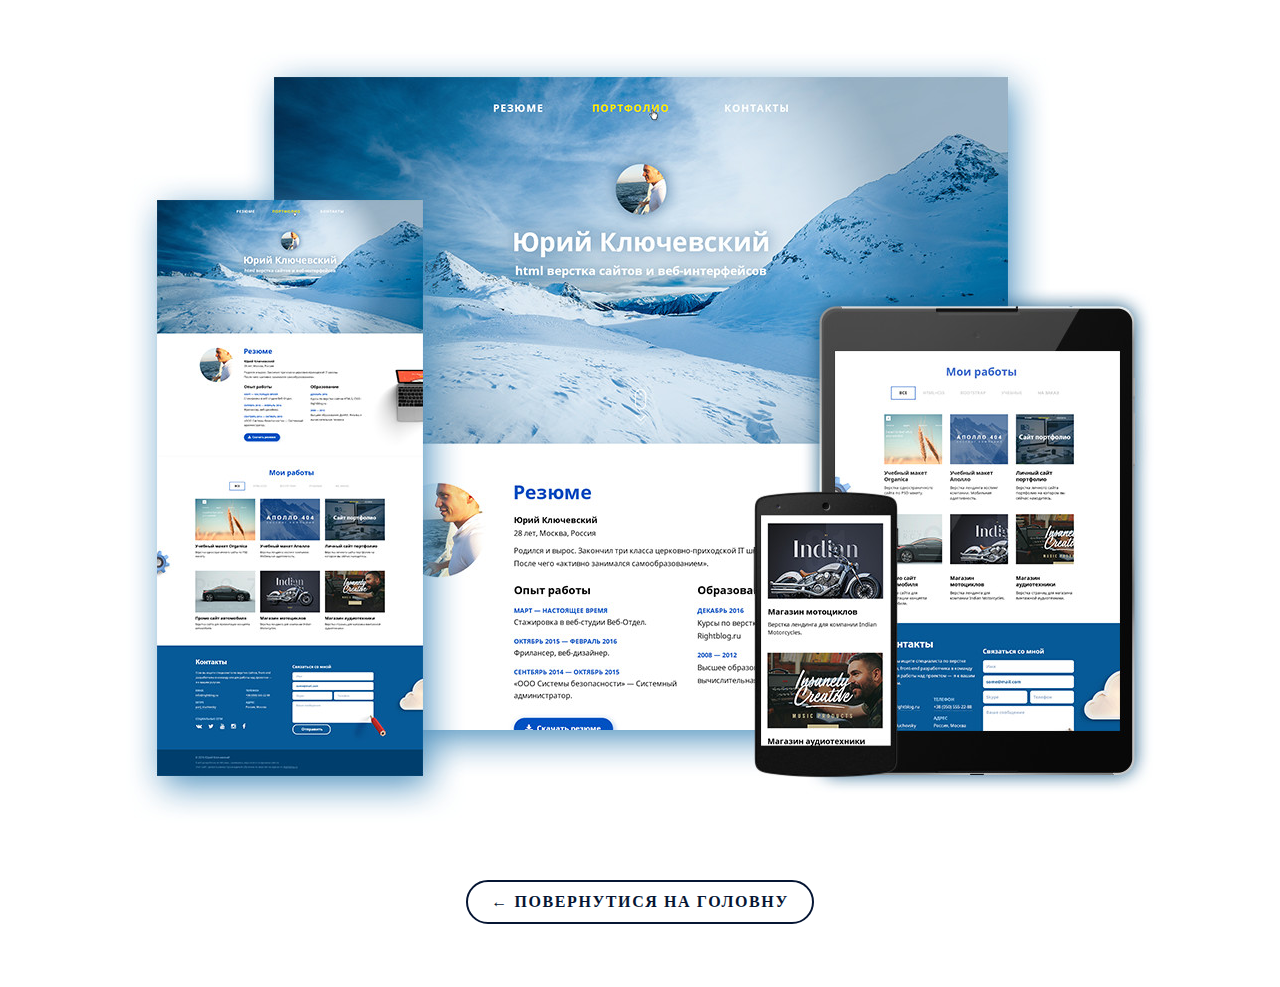
<file: work-porfolio/wokr-changename3.html>
<!DOCTYPE html>
<html lang="en">
	<head>
		<meta charset="UTF-8">
		<title>Перша робота</title>
		<!-- Нормалізація стилів -->
		<link rel="stylesheet" href="../css/normalize.css">
		<!-- Підключення власних стилів -->
		<link rel="stylesheet" href="../css/main.css">
		<!-- Підключння веб шрифтів -->
		<link href="https://fonts.googleapis.com/css?family=PT+Sans+Caption:400,700" rel="stylesheet">
		<!-- Підключення іконки -->
		<link rel="shortcut icon" type="image/x-icon" href="../img/favicon/favicon-16x16.png">
	</head>
	<body>
		<div class="portfolio-single-page">
			<div class="section">
				<img src="../img/portfolio/big/site-personal.jpg" alt="Третя робоат">
				<a href="../index.html" class="button-back"> &larr; Повернутися на головну</a>
			</div>
		</div>
	</body>
</html>
</file>
<file: css/main.css>
﻿/*
	font-family: 'Merriweather', serif;
	font-family: 'Libre Baskerville', serif;
*/

html {
	font-family: 'Libre Baskerville', serif;
	font-size: 16px;
	line-height: 1.5;
	min-width: 320px;

}

img {
	display: inline-block;
	/*Відміна стандартних відступів картинки*/
}

a {
	transition: 0.4s ease-out;
}

* {
	box-sizing: border-box;
}

/* ...................................................
...................................................
GRID
Переписати сітку на флексбоксах!!!
...................................................
.................................................... */

.section {
	width: 1140px;
	margin-left: auto;
	margin-right: auto;
}

.row {}

.row:after {
	clear: both;
	content: "";
	display: table;
}

.col-4 {
	width: 360px;
	margin-right: 30px;
	float: left;
}

.col-4:last-child {
	margin-right: 0;
}

/* ...................................................
...................................................
HEADER
...................................................
.................................................... */

header {
	background: #003254;
	/*	Колір фону при відсутності картинки*/
	background-image: url("../img/bg/bg.jpg");
	/*Фонова картинка*/
	background-repeat: no-repeat;
	/*	Скасування повторення картинки*/
	background-position: center;
	/*Позиціювання*/
	background-size: cover;
	/*Масштабування зображення зі збереженням пропорцій по всій ширині і висоті блоку*/
	height: 100vh;
	/*Висота header на всю висоту видимої сторінки*/
	min-height: 400px;
	color: #FFF;
	text-align: center;
	/*Позиціювання тексту по середині*/
	/*FLEX*/
	display: flex;
	/*Позиціювання елекментів flex*/
	flex-direction: column;
	/*Позиціювання стрічкою*/
	align-items: center;
	/*Вирівнювання блоків по вертикалі*/
	justify-content: center;
	/*Вирівнювання блоків по горизонталі*/
	position: relative;
	/*Позиціювання */
}

.headerTitle {
	font-size: 56px;
	line-height: 62px;
	margin-bottom: 30px;
	font-family: 'Merriweather', serif;
}

.headerText {
	font-size: 28px;
	line-height: 42px;
}

.headerArrow {
	font-size: 48px;
	position: absolute;
	/*Позиціювання елемента відносно видимої частини сторінки*/
	bottom: 1px;
	left: calc(50% - 24px);
	/*Вирівнювання елемента точно по середині*/
}

.headerArrow a {
	color: #FFF;
	text-decoration: none;
}

/* ...................................................
...................................................
PORTFOLIO
...................................................
.................................................... */

.portfolio {
	padding: 70px 0 100px 0;
}

.portfolio-Item {
	margin-bottom: 20px;
}

.porfolioTitle {
	font-size: 46px;
	margin-bottom: 60px;
	font-family: 'Merriweather', serif;
	text-align: center;
}

.portfolio-Item-Title a {
	text-decoration: none;
	color: #000;
	border-bottom: 1px solid #FFF;
}

.portfolio-Item-Title a:hover {
	color: #0052c2;
	border-color: rgba(0, 82, 194, 0.3);
}

.portfolio-Item-Img {
	margin-bottom: 17px;
}

.portfolio-Item-Img img {
	max-width: 100%;
	height: auto;
}

.portfolio-Item-Title {
	font-size: 24px;
	line-height: normal;
	margin-bottom: 5px;
}

.portfolio-Item-Text p {
	margin-top: 0;
	/*margin-bottom: 15px;*/
}

/* ...................................................
...................................................
PORFOLIO SINGLE PAGE
...................................................
.................................................... */

.portfolio-single-page {
	padding: 50px 0;
	text-align: center;
}

.portfolio-single-page img {
	margin-bottom: 50px;
	max-width: 100%;
	height: auto;
}

.button-back {
	font-weight: 700;
	text-decoration: none;
	color: #061634;
	text-transform: uppercase;
	letter-spacing: 1.6px;
	padding: 8px 23px 8px 23px;
	display: inline-block;
	border: 2px solid #061634;
	border-radius: 50px;
	margin-bottom: 13px;
	transition: 0.3s ease-out;
}

.button-back:hover {
	color: #fff;
	background-color: #061634;
}

/* ...................................................
...................................................
FOOTER
...................................................
.................................................... */

footer {
	background-color: #061634;
	color: #6479a2;
	padding: 90px 0;
}

footer p {
	margin-top: 0;
	margin-bottom: 15px;
}

p.footerName {
	font-size: 28px;
	margin-bottom: 10px;
	line-height: normal;
	font-family: 'Merriweather', serif;
}

div.footerSocial {
	text-align: center;
	color: #FFF;
}

.footerSocialIcons {
	display: flex;
	align-items: center;
	justify-content: space-around;
	max-width: 400px
}

div.footerSocialIcons a {
	color: #FFF;
	font-size: 32px;
	text-decoration: none;
}

div.footerSocialIcons a:nth-child(1):hover {
	color: #0077B5;
}

div.footerSocialIcons a:nth-child(2):hover {
	color: #00aced;
}

div.footerSocialIcons a:nth-child(3):hover {
	color: rgb(255, 0, 0);
}

div.footerSocialIcons a:nth-child(4):hover {
	color: #6d84b4;
}

div.footerSocialIcons a:nth-child(5):hover {
	display: inline-block;
	line-height: 1;
	background: yellow;
	border-radius: 5px;
	transition: none;
	background: radial-gradient(circle at 30% 107%, #fdf497 0%, #fdf497 5%, #fd5949 45%, #d6249f 60%, #285AEB 90%);
}

.button {
	font-weight: 700;
	text-decoration: none;
	color: #FFF;
	text-transform: uppercase;
	letter-spacing: 1.6px;
	padding: 8px 23px 8px 23px;
	display: inline-block;
	border: 2px solid #FFF;
	border-radius: 50px;
	margin-bottom: 13px;
	transition: 0.3s ease-out;
}

.button:hover {
	color: #061634;
	background-color: #fff;
}

/* ...................................................
...................................................
MEDIA
...................................................
.................................................... */

@media (max-width:1160px) {
	.section {
		width: 100%;
	}
	.col-4 {
		width: 50%;
		box-sizing: border-box;
		margin: 0;
		margin-bottom: 30px;
		padding: 0 15px;
		text-align: center;
	}
	.col-4:last-child {
		width: 100%;
	}
	.col-4 .footerSocialIcons {
		margin: 0 auto;
	}
	header {
		padding-left: 15px;
		padding-right: 15px;
	}
	.headerTitle {
		font-size: 44px;
		line-height: 48px;
		margin-bottom: 15px;
	}
	.headerText {
		font-size: 22px;
		line-height: 38px;
	}
	.headerArrow {
		font-size: 40px;
		left: calc(50% - 20px);
	}
	.portfolio {
		padding-top: 40px;
		padding-bottom: 50px;
	}
	.porfolioTitle {
		font-size: 36px;
	}
	footer {
		padding-top: 70px;
		padding-bottom: 30px;
	}
}

/* ...................................................
...................................................
MEDIA BEFORE 768px
...................................................
.................................................... */

@media (max-width:768px) {
	.section {
		width: 100%;
	}
	.col-4 {
		width: 100%;
		box-sizing: border-box;
		margin: 0;
		margin-bottom: 30px;
		padding: 0 15px;
		text-align: center;
	}
	.col-4 .footerSocialIcons {
		margin: 0 auto;
	}
	.headerTitle {
		font-size: 35px;
		line-height: 34px;
	}
	.headerText {
		font-size: 20px;
		line-height: 34px;
	}
	.headerArrow {
		font-size: 32px;
		left: calc(50% - 16px);
	}
	.portfolio {
		padding-top: 24px;
	}
	.porfolioTitle {
		font-size: 38px;
		margin-bottom: 24px;
	}
	.col-4 {
		margin-bottom: 30px;
	}
	.portfolio-Item-Img {
		margin-bottom: 10px;
	}
	footer {
		padding-top: 40px;
		padding-bottom: 10px;
	}
	p.footerName {
		margin-bottom: 8px;
	}
	footer p {
		margin-bottom: 5px;
	}
	.button {
		margin-bottom: 10px;
	}
}

/* ...................................................
...................................................
MEDIA BEFORE 425px
...................................................
.................................................... */

@media (max-width:425px) {
	.headerTitle {
		font-size: 30px;
		line-height: 30px;
	}
	.headerText {
		font-size: 18px;
		line-height: 30px;
	}
	.headerArrow {
		font-size: 26px;
		left: calc(50% - 13px);
	}
	.portfolio {
		padding-top: 20px;
		padding-bottom: 5px;
	}
	.porfolioTitle {
		font-size: 30px;
		margin-bottom: 20px;
	}
	.col-4 {
		margin-bottom: 25px;
	}
	.portfolio-Item-Img {
		margin-bottom: 5px;
	}
	footer {
		padding-top: 30px;
		padding-bottom: 0px;
	}
	p.footerName {
		margin-bottom: 3px;
	}
	footer p {
		margin-bottom: 0;
	}
	.button {
		margin-bottom: 5px;
	}
}

/* ...................................................
...................................................
MEDIA BEFORE 340px
...................................................
.................................................... */

@media (max-width:340px) {
	.visible {
		font-size: 13px;
	}
}
</file>
<file: designlab/CSS/style.css>
html {
   font-size: 6px;
}

header h1,
header p,
main h2,
.mainContent h3,
footer h3 {
   text-transform: uppercase;
   font-family: 'Lato', sans-serif;
}

/* 
##############################

HEADER 

############################## 
*/

header {
   background: #003254;
   background-image: url("../IMG/bg.jpg");
   background-repeat: no-repeat;
   background-position: right;
   background-size: cover;
   height: 100vh;
   min-width: 320px;
   color: #FFF;
   text-align: center;
   display: flex;
   flex-direction: column;
   align-items: center;
   justify-content: space-around;
}

.logoAndText {
   width: 320px;
}

.logo img {
   width: 10em;
}

.headerTitle h1 {
   font-size: 4.4em;
   margin: 70px 0;
   letter-spacing: 0.2em;
   font-weight: 700;
}

.headerText p {
   font-size: 2em;
   line-height: 2em;
   font-weight: 400;
   padding: 0 1em 7em;
}

.headerArrow {
   position: absolute;
   bottom: 20px;
}

/* 
##############################

MAIN

############################## 
*/

.mainContent {
   position: relative;
   top: 40px;
   margin: 0 auto 80px;
   border: 1px solid #000;
   min-width: 320px;
   width: 300px;
   text-align: center;
   display: flex;
   flex-direction: column;
   align-items: center;
   justify-content: center;
}

.mainContent h2 {
   background: #fff;
   margin: -15px 0 50px;
   padding: 0 10px;
   width: 200px;
   font-size: 4em;
   letter-spacing: 0.1em;
   font-weight: 700;
}

.mainContent h3 {
   font-size: 3.5em;
   font-weight: 700;
   letter-spacing: 0.1em;
   margin: 1em 0;
}

.mainContent p {
   font-size: 2em;
   font-weight: 300;
   line-height: 1.5em;
   padding: 0 1em;
   margin-bottom: 4em;
}

/* 
##############################

FOOTER

############################## 
*/

footer {
   display: flex;
   flex-direction: row;
   flex-wrap: wrap;
   min-width: 320px;
   /* flex-flow: column wrap; */
   justify-content: space-between;
}

div.footerTopworkz,
div.footerMarket,
div.footerWorktop,
div.footerKyiv,
div.footerJoint,
div.footerLable {
   width: 100%;
}

/* div.footerJoint,
div.footerLable {
   width: calc(40% - 10px);
} */

footer div {
   margin-top: 5px;
   background-repeat: no-repeat;
   background-position: center;
   background-size: cover;
}

footer h3 {
   color: #fff;
   font-size: 3.5em;
   position: relative;
   padding: 200px 0 20px 20px;
   margin: 0;
}

div.footerTopworkz {
   background-image: url("../IMG/example1.png");
}

div.footerJoint {
   background-image: url("../IMG/example2.png");
}

div.footerMarket {
   background-image: url("../IMG/example3.png");
}

div.footerWorktop {
   background-image: url("../IMG/example4.png");
}

div.footerLable {
   background-image: url("../IMG/example5.png");
}

div.footerKyiv {
   background-image: url("../IMG/example6.png");
}

/* 
##############################

MEDIA

############################## 
*/

@media (min-width: 700px) {
   html {
      font-size: 10px;
   }
   .logoAndText {
      width: 600px;
   }
   .mainContent {
      width: 600px;
      top: 80px;
   }
   .mainContent h2 {
      margin: -25px 0 50px;
      width: 400px;
      margin-bottom: 100px;
   }
   footer {
      margin-top: 150px;
   }
   div.footerTopworkz,
   div.footerMarket,
   div.footerWorktop,
   div.footerKyiv,
   div.footerJoint,
   div.footerLable {
      width: calc(50% - 2.5px);
   }
}

@media (min-width: 1100px) {
   html {
      font-size: 16px;
   }
   .logoAndText {
      width: 750px;
   }
   .logo img {
      width: 5em;
   }
   .headerTitle h1 {
      font-size: 3em;
      margin: 50px 0;
   }
   .headerText p {
      font-size: 1.08em;
      padding: 0 4em;
   }
   .mainContent {
      top: 100px;
      margin: 0 auto 150px;
      width: 900px;
   }
   .mainContent h2 {
      margin: -20px 0 100px;
      width: 400px;
      font-size: 2.5em;
   }
   .mainContent h3 {
      font-size: 1.5em;
   }
   .mainContent p {
      font-size: 1em;
      padding: 0 9em;
      margin-bottom: 6em;
   }
   div.footerTopworkz,
   div.footerMarket,
   div.footerWorktop,
   div.footerKyiv {
      width: 30%;
   }
   div.footerJoint,
   div.footerLable {
      width: calc(40% - 10px);
   }
   footer h3 {
      font-size: 1.8em;
   }
}
</file>
<file: name/style.css>
body {
	padding: 0;
	margin: 0;
	background-color: #DEE;
}

@media (min-width:500px) {
	.container-1 {
		display: flex;
		align-items: stretch;
		flex-direction: row;
	}

}

.container-2 {
	display: flex;
	justify-content: space-around;
	flex-wrap: wrap;
}

.container-1 div, .container-2 div {
	padding: 10px;
	border: 1px solid Silver;
}

.box-1 {
	flex: 3;
	order: 2;
}

.box-2 {
	flex: 2;
	order: 1;
}

.box-3 {
	flex: 1;
	order: 3;
}

.box {
	flex-basis: 15%;
}
</file>
<file: musicfestival/css/main.css>
@import url('https://fonts.googleapis.com/css?family=Roboto+Slab|Suez+One');

* {
	margin: 0;
	padding: 0;
}

body, html {
	width: 100%;
	height: 100%;
}

body {
	background-color: #f0f0f0; /*	height: 2000px;*/
}

a {
	color: #fa713e;
	text-decoration: none;
	transition: all.6s ease;
}

a:hover {
	color: #c34f25;
	transition: all.6s ease;
}

ul, ol {
	width: 90%;
	margin-left: 5%;
}

img {
	max-width: 85%;  /*Виправити!!!!!!!!!!!!!!!!*/
	height: auto;
	transition: all 3s ease-out;
}

hr {
	display: block;
	border: 0;
	border-top: 2px solid silver;
	padding: 0;
}

/*=======================================================================*/
.container {
	display: flex;
	flex-direction: column;	/*border: 1px solid #000;*/
}

/*=======================================================================*/

/*=======================================================================*/

/*=======================================================================*/
header {
	background-color: #21212091;
	display: flex;
	flex-direction: row;
	justify-content: space-between;	/*align-items: center;*/
	border-bottom: 5px solid #59595a;
	font-family: 'Roboto Slab', serif;
	padding: 0 1%;
}

header a {
	color: white;
}

header a:hover {
	color: white;
}

header a:last-child {
	margin-left: 5%;
}

header span {
	font-size: 2.5em;
	margin-left: 10px;
	font-family: 'Suez One', serif;  /*Підібрати нормальні шрифти*/
}

header img {
	width: 115px;
}

/*=======================================================================*/
.logo {
	flex-grow: 2;
}

.logo a {
	display: flex;
	justify-content: center;
	align-items: center;
}

/*=======================================================================*/
.about {
	flex-grow: 5;
	display: flex;
	justify-content: center;
	align-items: center;
	font-size: 1.4em;
}

.about a:hover {
	color: #dfdfdf;
}

/*=======================================================================*/
.reg_auth {
	display: flex;
	justify-content: flex-end;
	flex-grow: 3;
	align-items: center;
}

.btn {
	border-radius: 5px;
	padding: 5px 9px;
	font-size: 1.2em;
	background-color: rgba(236, 101, 80, 1);
	text-shadow: #454545 0 0 2px;
	border-bottom: 4px solid rgba(217, 91, 72, 1);
	color: white;
}

.btn:active {
	border-bottom: 0;
	margin-top: 4px;
}

/*=======================================================================*/

/*=======================================================================*/

/*=======================================================================*/


nav {
	background-color: white;
	border-bottom: 2px solid #ebebeb;
	display: flex;
	justify-content: center;
}

nav a {
	color: #323232;
	font-size: 1.6em;
	margin-left: 5%;
}

nav a:hover {
	color: #e8622d;
}

nav a:last-child {
	margin-right: 15px;
}

/*=======================================================================*/
.fixed {
	position: fixed;
	top: 0;
	opacity: 0.95;
	padding: 5px;
	font-size: .8em;
	width: 100%;
	background-color: white;
	border-bottom: 2px solid #bca2a2;
}

.fixed:hover {
	opacity: 1;
}

/*=======================================================================*/
#hideMenu {
	flex-grow: 7;
}

#menuShow {
	font-size: 1.4em;
	margin-left: 20px;
	cursor: pointer;
}

#mobileMenu {
	flex-grow: 3;
	display: none;
}

@media (min-width:785px) {
	#menuShow {
		display: none;
		visibility: hidden;
	}

}

@media (max-width:784px) {
	nav {
		justify-content: space-between;
	}

	#hideMenu {
		display: none;
		visibility: hidden;
	}

	.reg_auth {
		display: none;
	}

}

#search {
	color: #7d7d7d;
	cursor: pointer;
	font-size: 1.4em;
	margin-right: 15px;
}

/*=======================================================================*/

/*=======================================================================*/

/*=======================================================================*/

main {
	display: flex;
	flex-direction: row;
}

main h2 {
	display: inline-block;
	border-bottom: 2px solid #db6e6e;
}

.news h2 {
	margin: 0 5%;
}

.news a {
	display: flex;
	justify-content: center;
}

.heading {
	font-weight: lighter;
	font-size: 1.4em;
	font-family: 'Roboto Slab', serif;
	color: #4f4f4f;
	padding: 0 5px;
	margin: 10px 0;
}

.heading:first-letter {
	color: #db6e6e;
}

.news {
	width: 65%;
	padding: 10px;
}

.news>a>.btn {
	width: 170px;
	text-align: center;
}

.articles {
	display: flex;
	flex-flow: wrap;
	justify-content: center;

}

article {
	box-sizing: border-box;
	width: 46%;
	display: flex;
	flex-direction: column;
	text-align: center;
	padding: 1%;
	margin: 2%;
	border: 1px solid #e3e3e3;
	background-color: #fff;
	box-sizing: border-box;
	max-width: 350px;
	border-radius: 9px;
}

article img {
	border-radius: 5px 5px 0 0;
	margin: auto;
}

article span {
	font-family: 'Roboto Slab', serif;
	font-size: 1.3em;
	margin: 7px 5%;
	color: #333;
}

/*=======================================================================*/
aside {
	width: 35%;
	display: flex;
	flex-direction: column;
}

.courses {
	padding: 10px;
}

.course {
	display: flex;
	flex-direction: row;
	align-items: center;
	margin-bottom: 10px;
	font-family: 'Roboto Slab', serif;
	font-size: 1.2em;
	color: #646464;
}

.course img {
	width: 35%;
	height: 35%;
	border: 2px solid #dfdfdf;
	border-radius: 10px;
}

.course span {
	font-weight: bold;
	color: rgba(236, 101, 80, 1);
}

aside a {
	display: flex;
	justify-content: center;
}

aside .btn {
	width: 130px;
	text-align: center;
}
/*=======================================================================*/

#one_course {
	text-align: center;
}

/*=======================================================================*/

/*=======================================================================*/

/*=======================================================================*/

.ad h2 {
	margin: 0 10%;
}


.heading {
	font-weight: lighter;
	font-size: 1.4em;
	font-family: 'Roboto Slab', serif;
	color: #4f4f4f;
	padding: 0 5px;
	margin: 10px 0;
}

.heading:first-letter {
	color: #db6e6e;
}

.ad {
	width: 65%;
	padding: 10px;
}


.block {
	box-sizing: border-box;
	background-color: #fafafa;
	width: 80%;
	padding: 3%;
	border-radius: 5px;	
	border: 1px solid #000;
	font-size: 1.1em;
	color: 3e3e3e;
	margin: 15px auto;
}

/*=======================================================================*/

/*=======================================================================*/

/*=======================================================================*/

form {
	width: 100%;
	margin-top: 10px;
}

form>div {
	width: 50%;
}

form>div>input {
	border-radius: 50px;
	border: 1px solid #c4c4c4;
	font-size: 0.8em;
	padding: 10px 5%;
	margin-bottom: 10px;
	background-color: #fff;
	width: 76%;
}

form>div>input:focus, form>div>textarea:focus {
	background-color: #f5f5f5;
}

form textarea {
	border-radius: 5px;
	border: 1px solid #c4c4c4;
	font-size: 0.8em;
	padding: 10px;
	background-color: #fff;
	width: 76%;
	resize: vertical;
	max-height: 200px;
	min-height: 70px;
}

form .btn {
	border: 0;
	border-bottom: 4px solid #1999d1;
	cursor: pointer;
	background-color: #21a7e1;
}

form .btn:hover {
	border-bottom-color: 4px solid #1999d1;
}


/*=======================================================================*/

/*=======================================================================*/

/*=======================================================================*/


footer {
	display: flex;
	align-items: baseline;
	justify-content: center;
	flex-wrap: wrap;
	height: 100%;
	background-color: #21212091;
	border-top: 5px solid #59595a;
	font-family: 'Roboto Slab', serif;
}

footer div {
	box-sizing: border-box;
	padding: 0 1%;
}

#footer_menu {
	display: flex;
	justify-content: flex-start;
	width: 60%;
	font-size: 1.2em;
}

#footer_menu>a {
	margin-right: 2%;
	color: #aeaeae;
}

#footer_menu>a:hover, #rights>a:hover {
	border-bottom: 1px solid silver;
	color: #f4f4f4;
}

#site_name {
	display: flex;
	justify-content: flex-end;
	width: 40%;
	color: #f4f4f4;
	font-size: 1.5em;
}

#site_name>span {
	font-family: 'Suez One', serif;
}

#rights {
	display: flex;
	justify-content: center;
	width: 51%;
	font-size: 0.8em;
}

#rights>a {
	padding: 3px;
	color: #aeaeae;
}

#social {
	display: flex;
	justify-content: center;
	width: 50%;
}

#social>a {
	border-radius: 50%;
	background-color: rgba(217, 91, 72, 1);
	margin: 0 2%;
	width: 30px;
	color: white;
	text-align: center;
	line-height: 30px;
	font-size: 1.1em;
}

#social>a:hover {
	background-color: black;
}

@media  (max-width:540px) {
	#site_name {
		display: none;
	}

	#footer_menu {
		width: 100%;
		justify-content: center;
	}

	#footer_menu>a {
		font-size: 0.8em;
	}

}

/*=======================================================================*/

/*=======================================================================*/

/*=======================================================================*/
</file>
